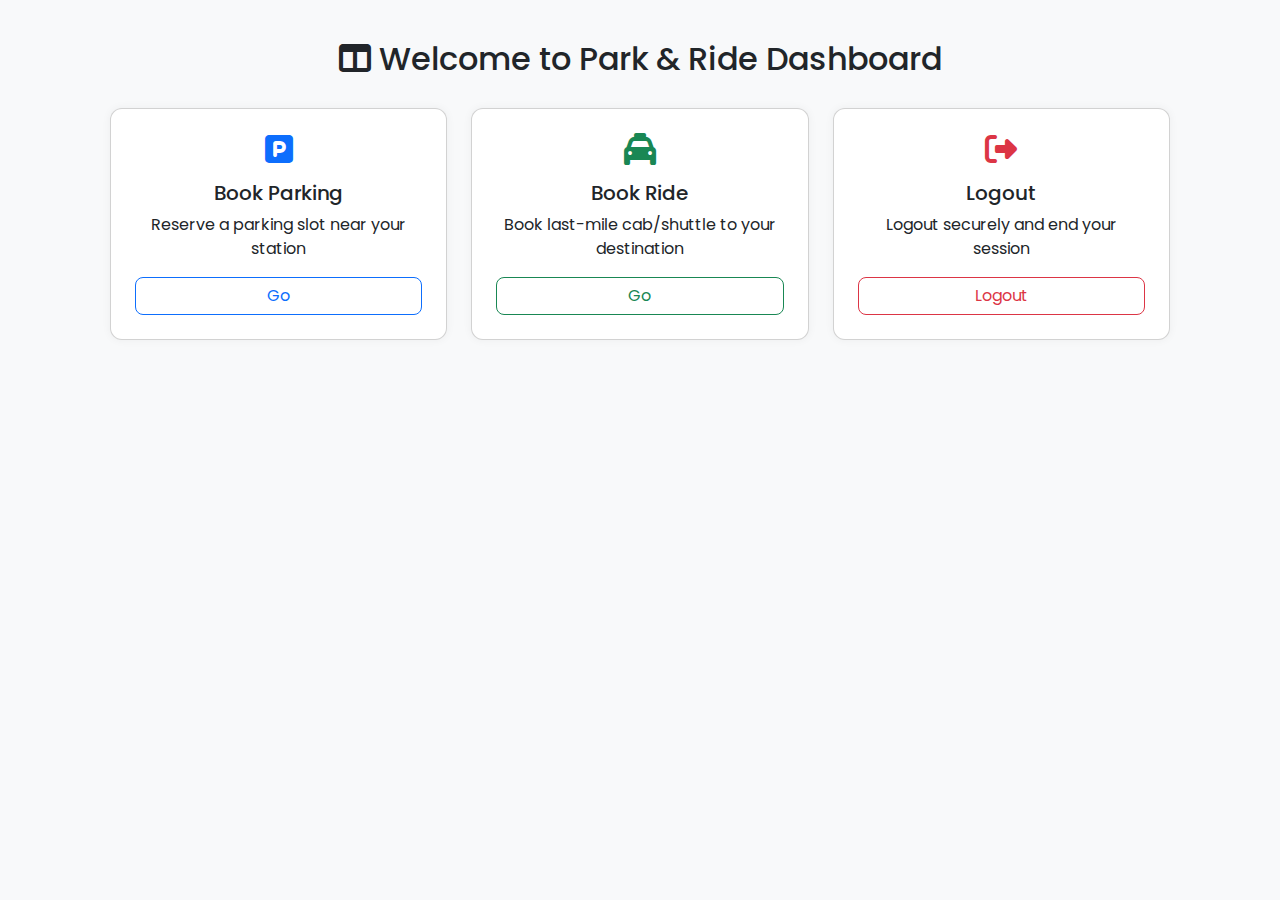
<file: src/main/resources/static/dashboard.html>
<!DOCTYPE html>
<html lang="en">
<head>
    <meta charset="UTF-8">
    <title>Dashboard - Park & Ride</title>

    <!-- ✅ Google Fonts -->
    <link href="https://fonts.googleapis.com/css2?family=Poppins&display=swap" rel="stylesheet">

    <!-- ✅ Bootstrap 5 -->
    <link href="https://cdn.jsdelivr.net/npm/bootstrap@5.3.3/dist/css/bootstrap.min.css" rel="stylesheet">

    <!-- ✅ Font Awesome -->
    <link href="https://cdnjs.cloudflare.com/ajax/libs/font-awesome/6.4.0/css/all.min.css" rel="stylesheet">

    <style>
        body {
            font-family: 'Poppins', sans-serif;
            background-color: #f8f9fa;
        }

        .dashboard-container {
            padding: 40px;
        }

        .card {
            border-radius: 12px;
            box-shadow: 0 0 10px rgba(0,0,0,0.05);
        }

        h2 {
            margin-bottom: 30px;
            text-align: center;
        }

        .btn-custom {
            border-radius: 8px;
        }
    </style>
</head>
<body>

<div class="container dashboard-container">
    <h2><i class="fas fa-columns"></i> Welcome to Park & Ride Dashboard</h2>

    <div class="row g-4">

        <!-- Book Parking -->
        <div class="col-md-4">
            <div class="card p-4 text-center">
                <i class="fas fa-parking fa-2x text-primary mb-3"></i>
                <h5>Book Parking</h5>
                <p>Reserve a parking slot near your station</p>
                <a href="parking.html" class="btn btn-outline-primary btn-custom">Go</a>
            </div>
        </div>

        <!-- Book Ride -->
        <div class="col-md-4">
            <div class="card p-4 text-center">
                <i class="fas fa-taxi fa-2x text-success mb-3"></i>
                <h5>Book Ride</h5>
                <p>Book last-mile cab/shuttle to your destination</p>
                <a href="ride.html" class="btn btn-outline-success btn-custom">Go</a>
            </div>
        </div>

        <!-- Logout -->
        <div class="col-md-4">
            <div class="card p-4 text-center">
                <i class="fas fa-sign-out-alt fa-2x text-danger mb-3"></i>
                <h5>Logout</h5>
                <p>Logout securely and end your session</p>
                <button class="btn btn-outline-danger btn-custom" onclick="logout()">Logout</button>
            </div>
        </div>

    </div>
</div>

<!-- ✅ JS -->
<script>
    function logout() {
        localStorage.removeItem("token");
        alert("Logged out successfully!");
        window.location.href = "login.html";
    }
</script>

<script src="js/offline.js"></script>
</body>
</html>
</file>
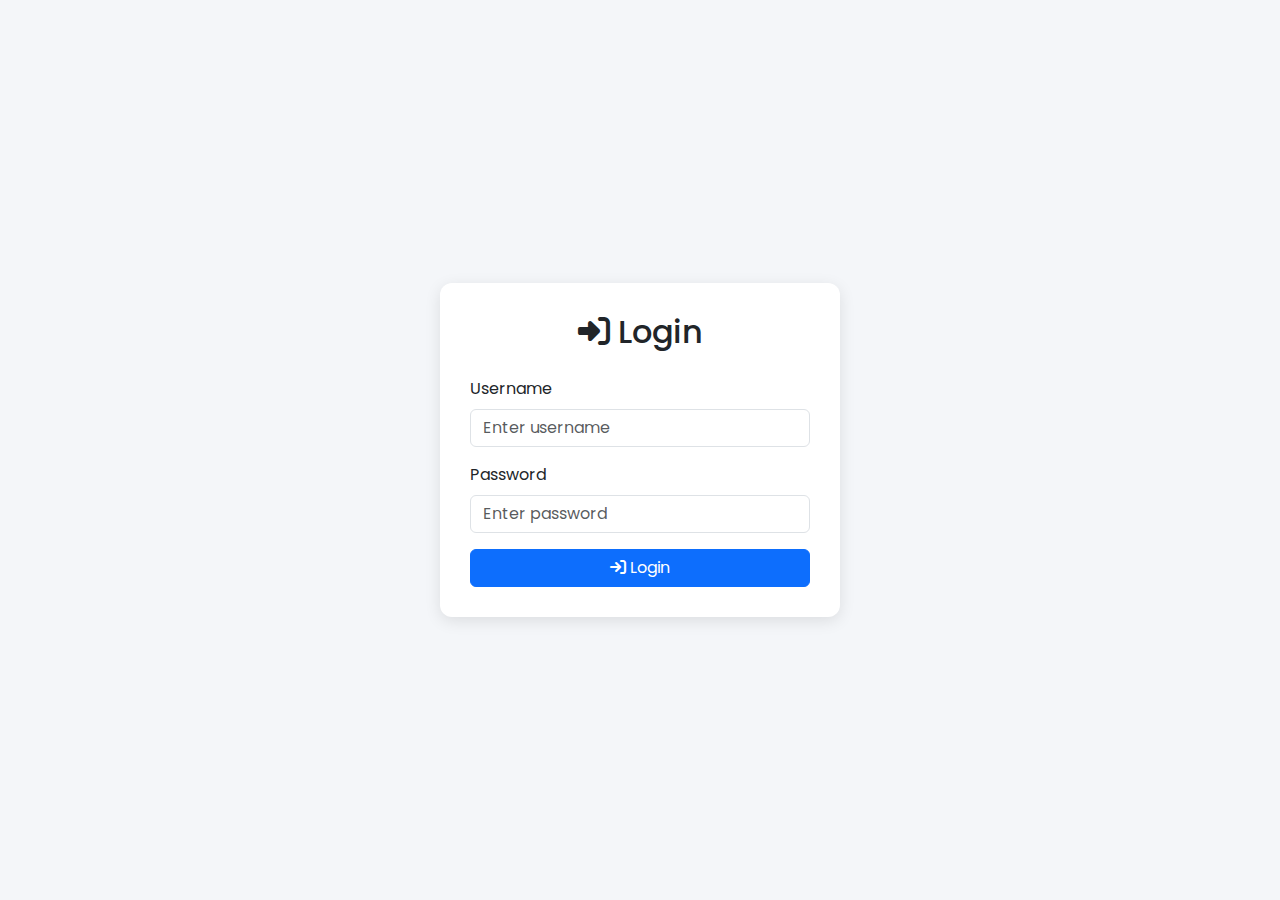
<file: src/main/resources/static/login.html>
<!DOCTYPE html>
<html lang="en">
<head>
    <meta charset="UTF-8">
    <title>Login - Park & Ride</title>

    <!-- ✅ Google Fonts -->
    <link href="https://fonts.googleapis.com/css2?family=Poppins&display=swap" rel="stylesheet">

    <!-- ✅ Bootstrap 5 CDN -->
    <link href="https://cdn.jsdelivr.net/npm/bootstrap@5.3.3/dist/css/bootstrap.min.css" rel="stylesheet">

    <!-- ✅ Font Awesome -->
    <link href="https://cdnjs.cloudflare.com/ajax/libs/font-awesome/6.4.0/css/all.min.css" rel="stylesheet">

    <style>
        body {
            font-family: 'Poppins', sans-serif;
            background-color: #f4f6f9;
            display: flex;
            justify-content: center;
            align-items: center;
            height: 100vh;
        }

        .login-box {
            background: #fff;
            padding: 30px;
            border-radius: 12px;
            box-shadow: 0 4px 16px rgba(0, 0, 0, 0.1);
            width: 100%;
            max-width: 400px;
        }

        .login-box h2 {
            text-align: center;
            margin-bottom: 25px;
        }
    </style>
</head>

<body>
<div class="login-box">
    <h2><i class="fas fa-sign-in-alt"></i> Login</h2>

    <form id="loginForm">
        <div class="mb-3">
            <label for="username" class="form-label">Username</label>
            <input type="text" class="form-control" id="username" placeholder="Enter username" required>
        </div>

        <div class="mb-3">
            <label for="password" class="form-label">Password</label>
            <input type="password" class="form-control" id="password" placeholder="Enter password" required>
        </div>

        <div class="d-grid">
            <button type="submit" class="btn btn-primary">
                <i class="fas fa-arrow-right-to-bracket"></i> Login
            </button>
        </div>
    </form>
</div>

<!-- ✅ JS Scripts -->
<script src="js/login.js"></script>
</body>
</html>
</file>
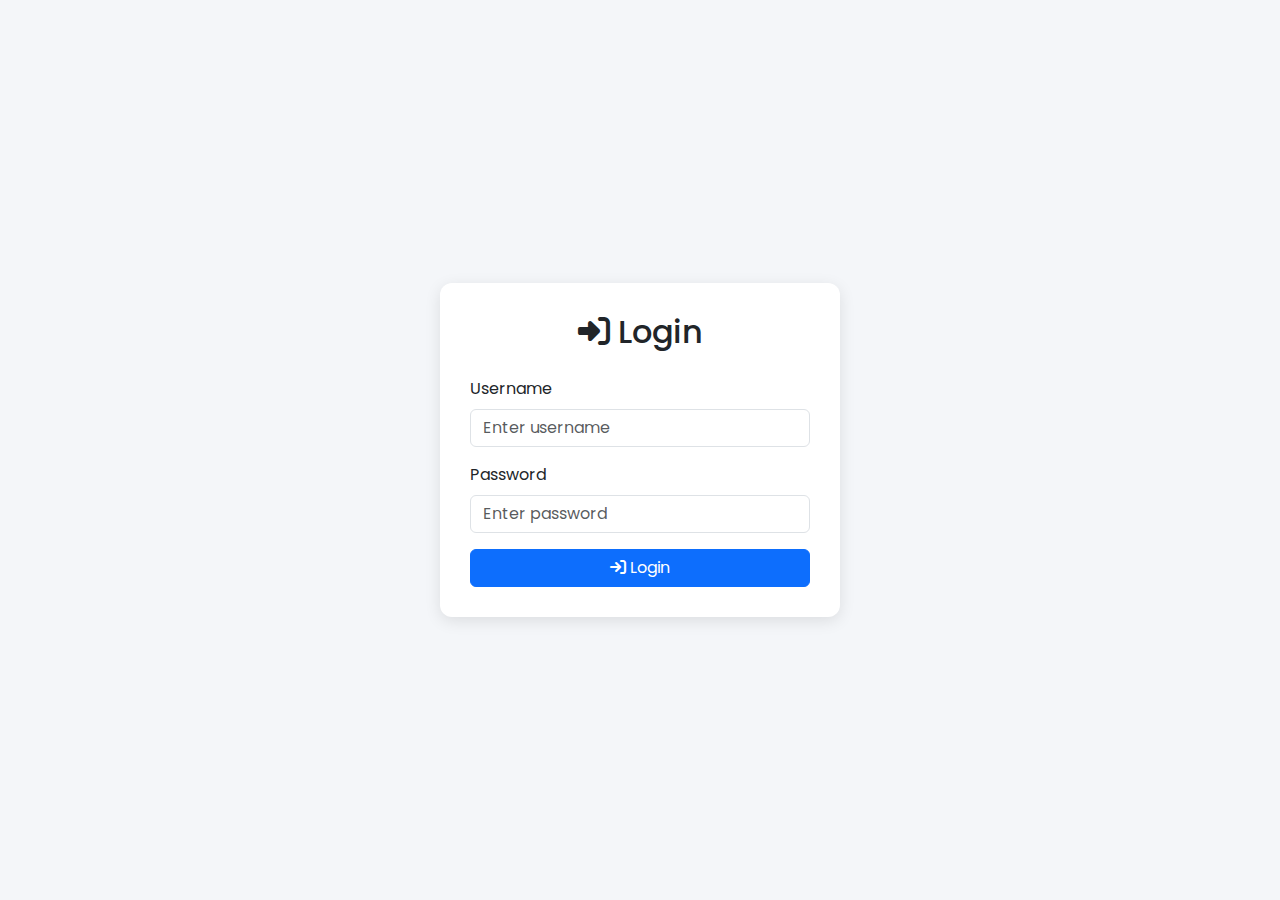
<file: src/main/resources/static/parking.html>
<!DOCTYPE html>
<html lang="en">
<head>
    <meta charset="UTF-8">
    <title>Book Parking - Park & Ride</title>

    <!-- ✅ Google Fonts -->
    <link href="https://fonts.googleapis.com/css2?family=Poppins&display=swap" rel="stylesheet">

    <!-- ✅ Bootstrap 5 CDN -->
    <link href="https://cdn.jsdelivr.net/npm/bootstrap@5.3.3/dist/css/bootstrap.min.css" rel="stylesheet">

    <!-- ✅ Font Awesome for icons -->
    <link href="https://cdnjs.cloudflare.com/ajax/libs/font-awesome/6.4.0/css/all.min.css" rel="stylesheet">

    <style>
        body {
            font-family: 'Poppins', sans-serif;
            background-color: #f7f9fc;
        }

        .container {
            max-width: 700px;
            margin-top: 60px;
        }

        .parking-card {
            background-color: #fff;
            border-radius: 12px;
            box-shadow: 0 4px 10px rgba(0, 0, 0, 0.05);
            padding: 20px;
        }

        .parking-slot {
            display: flex;
            justify-content: space-between;
            align-items: center;
            padding: 12px;
            border-bottom: 1px solid #eee;
        }

        .parking-slot:last-child {
            border-bottom: none;
        }

        .status {
            font-weight: bold;
        }

        .status.AVAILABLE {
            color: green;
        }

        .status.RESERVED {
            color: orange;
        }

        .status.OCCUPIED {
            color: red;
        }
    </style>
</head>

<body>
<div class="container">
    <div class="parking-card">
        <h3 class="mb-4 text-center"><i class="fas fa-parking"></i> Book Parking</h3>

        <div class="mb-3">
            <label for="stationSelect" class="form-label">Select Station:</label>
            <select class="form-select" id="stationSelect"></select>
        </div>

        <div class="d-grid mb-4">
            <button onclick="fetchAvailableSpots()" class="btn btn-primary">
                <i class="fas fa-eye"></i> Show Spots
            </button>
        </div>

        <ul id="availableSpots" class="list-group"></ul>
    </div>
</div>

<!-- ✅ Station loader -->
<script>
    window.addEventListener("DOMContentLoaded", async () => {
        const token = localStorage.getItem("token");
        if (!token) {
            alert("Please login first.");
            window.location.href = "login.html";
            return;
        }

        const res = await fetch("/api/parking/stations", {
            headers: {
                Authorization: `Bearer ${token}`
            }
        });

        if (res.ok) {
            const stations = await res.json();
            const dropdown = document.getElementById("stationSelect");
            stations.forEach(station => {
                const opt = document.createElement("option");
                opt.value = station.name;
                opt.textContent = station.name;
                dropdown.appendChild(opt);
            });
        } else {
            alert("Failed to load stations.");
        }
    });
</script>

<!-- ✅ Scripts -->
<script src="js/booking.js"></script>
<script src="js/offline.js"></script>
</body>
</html>
</file>
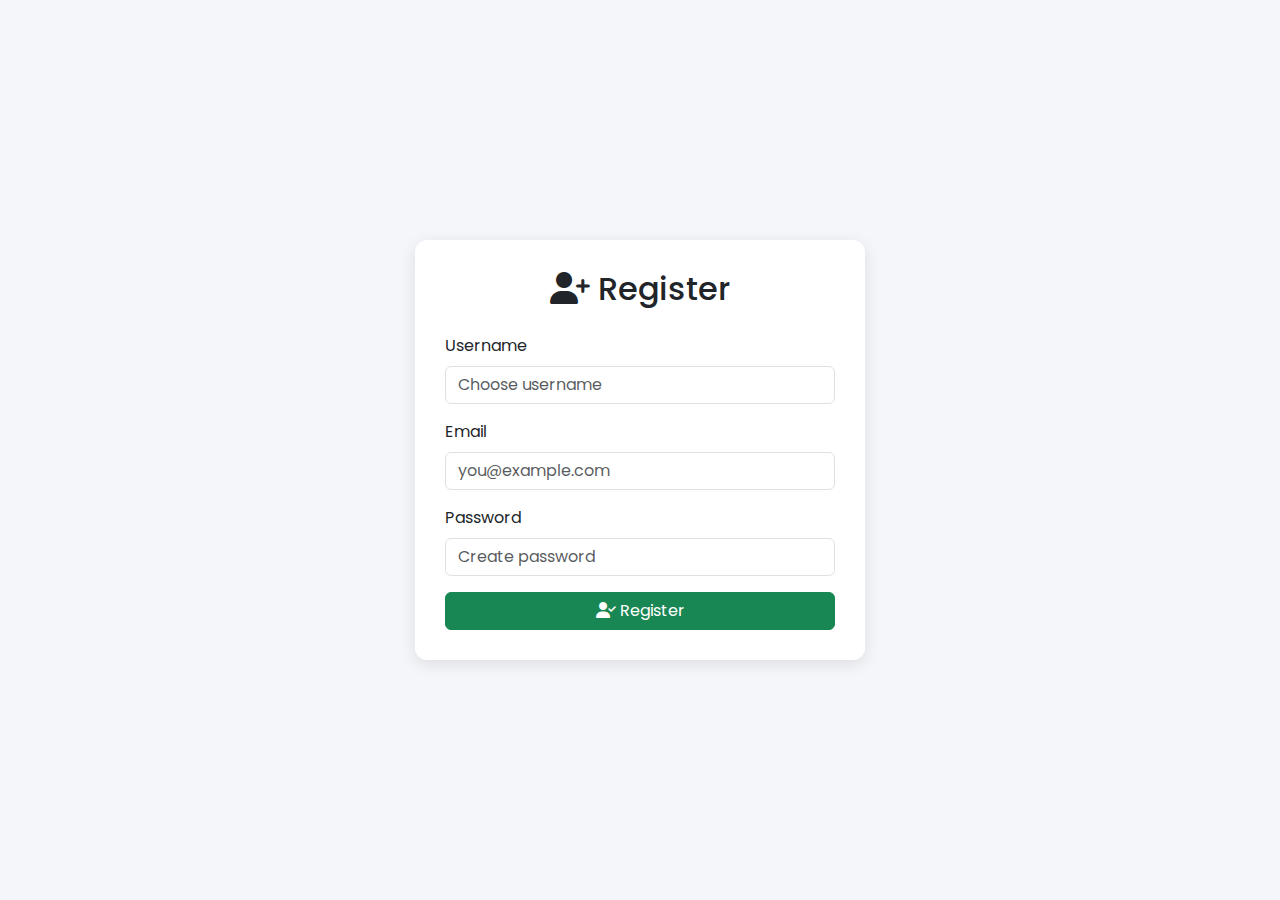
<file: src/main/resources/static/register.html>
<!DOCTYPE html>
<html lang="en">
<head>
    <meta charset="UTF-8">
    <title>Register - Park & Ride</title>

    <!-- ✅ Google Fonts -->
    <link href="https://fonts.googleapis.com/css2?family=Poppins&display=swap" rel="stylesheet">

    <!-- ✅ Bootstrap 5 -->
    <link href="https://cdn.jsdelivr.net/npm/bootstrap@5.3.3/dist/css/bootstrap.min.css" rel="stylesheet">

    <!-- ✅ Font Awesome -->
    <link href="https://cdnjs.cloudflare.com/ajax/libs/font-awesome/6.4.0/css/all.min.css" rel="stylesheet">

    <style>
        body {
            font-family: 'Poppins', sans-serif;
            background-color: #f4f6f9;
            display: flex;
            justify-content: center;
            align-items: center;
            height: 100vh;
        }

        .register-box {
            background: #fff;
            padding: 30px;
            border-radius: 12px;
            box-shadow: 0 4px 16px rgba(0, 0, 0, 0.1);
            width: 100%;
            max-width: 450px;
        }

        .register-box h2 {
            text-align: center;
            margin-bottom: 25px;
        }
    </style>
</head>

<body>
<div class="register-box">
    <h2><i class="fas fa-user-plus"></i> Register</h2>

    <form id="registerForm">
        <div class="mb-3">
            <label class="form-label">Username</label>
            <input type="text" class="form-control" name="username" placeholder="Choose username" required />
        </div>

        <div class="mb-3">
            <label class="form-label">Email</label>
            <input type="email" class="form-control" name="email" placeholder="you@example.com" required />
        </div>

        <div class="mb-3">
            <label class="form-label">Password</label>
            <input type="password" class="form-control" name="password" placeholder="Create password" required />
        </div>

        <div class="d-grid">
            <button type="submit" class="btn btn-success">
                <i class="fas fa-user-check"></i> Register
            </button>
        </div>
    </form>
</div>

<!-- ✅ JS Scripts -->
<script src="js/auth.js"></script>
<script src="js/offline.js"></script>
</body>
</html>
</file>
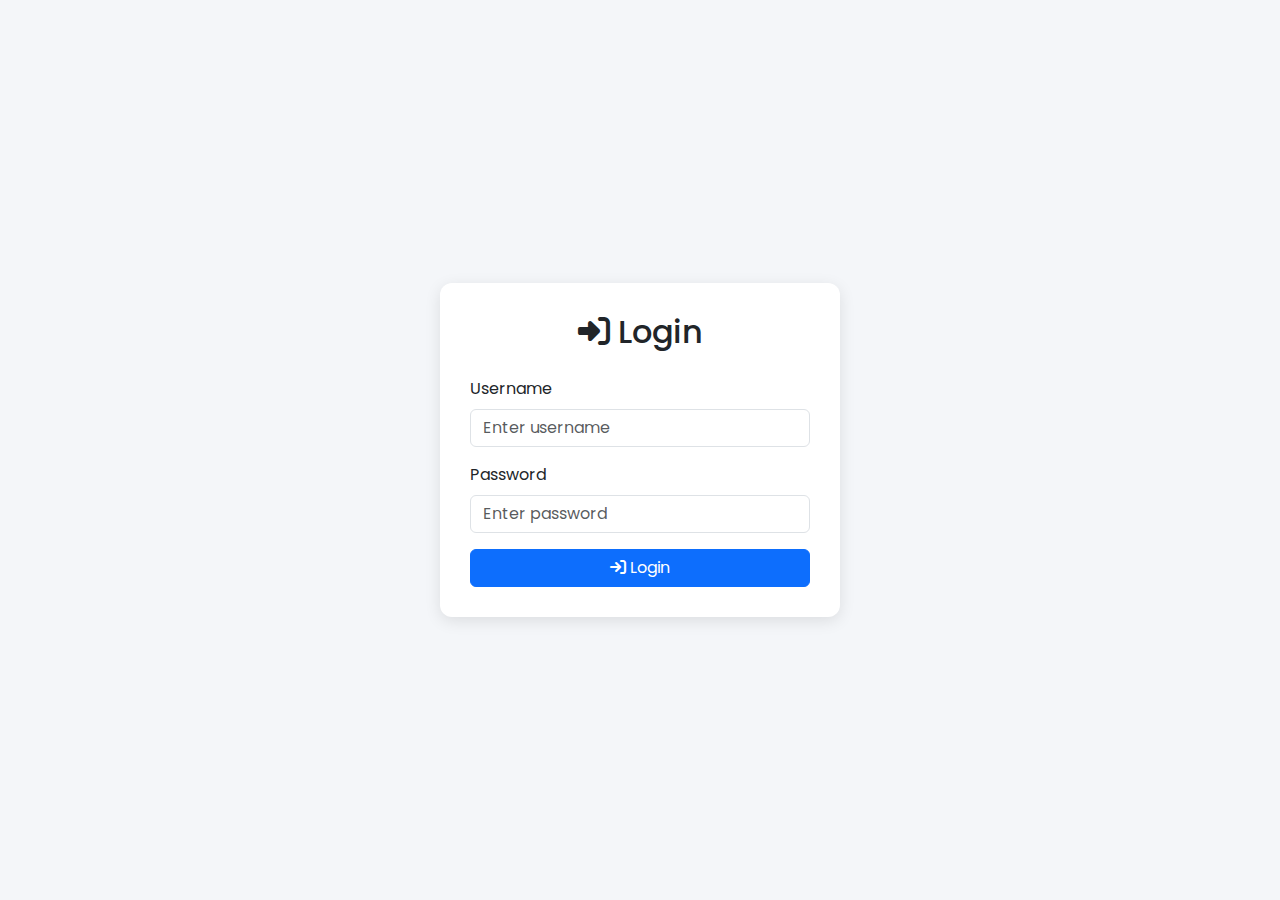
<file: src/main/resources/static/ride.html>
<!DOCTYPE html>
<html lang="en">
<head>
    <meta charset="UTF-8">
    <title>Book Last-Mile Ride - Park & Ride</title>

    <!-- Google Font -->
    <link href="https://fonts.googleapis.com/css2?family=Poppins&display=swap" rel="stylesheet">

    <!-- Bootstrap -->
    <link href="https://cdn.jsdelivr.net/npm/bootstrap@5.3.3/dist/css/bootstrap.min.css" rel="stylesheet">

    <!-- Font Awesome -->
    <link href="https://cdnjs.cloudflare.com/ajax/libs/font-awesome/6.4.0/css/all.min.css" rel="stylesheet">

    <style>
        body {
            font-family: 'Poppins', sans-serif;
            background-color: #f0f2f5;
        }

        .ride-box {
            max-width: 600px;
            margin: 50px auto;
            padding: 30px;
            border-radius: 12px;
            box-shadow: 0 4px 12px rgba(0, 0, 0, 0.05);
            background-color: #fff;
        }

        .ride-box h2 {
            text-align: center;
            margin-bottom: 30px;
        }

        .form-label {
            font-weight: 500;
        }
    </style>
</head>
<body>

<div class="ride-box">
    <h2><i class="fas fa-route me-2 text-primary"></i> Book Your Last-Mile Ride</h2>

    <form id="rideForm">
        <div class="mb-3">
            <label class="form-label">Pickup Location</label>
            <input type="text" name="pickup" class="form-control" required>
        </div>

        <div class="mb-3">
            <label class="form-label">Drop Location</label>
            <input type="text" name="drop" class="form-control" required>
        </div>

        <div class="mb-3">
            <label class="form-label">Ride Type</label>
            <select name="type" class="form-select">
                <option value="cab">Cab</option>
                <option value="shuttle">Shuttle</option>
                <option value="e-rickshaw">E-Rickshaw</option>
            </select>
        </div>

        <div class="mb-3">
            <label class="form-label">Scheduled Time</label>
            <input type="datetime-local" name="time" class="form-control" required>
        </div>

        <button type="submit" class="btn btn-primary w-100">
            <i class="fas fa-check-circle me-1"></i> Confirm Booking
        </button>
    </form>
</div>

<!-- JS -->
<script>
    window.addEventListener("DOMContentLoaded", () => {
        if (!localStorage.getItem("token")) {
            alert("Please login to book a ride.");
            window.location.href = "login.html";
        }
    });
</script>

<script src="js/rides.js"></script>
<script src="js/offline.js"></script>
</body>
</html>
</file>
